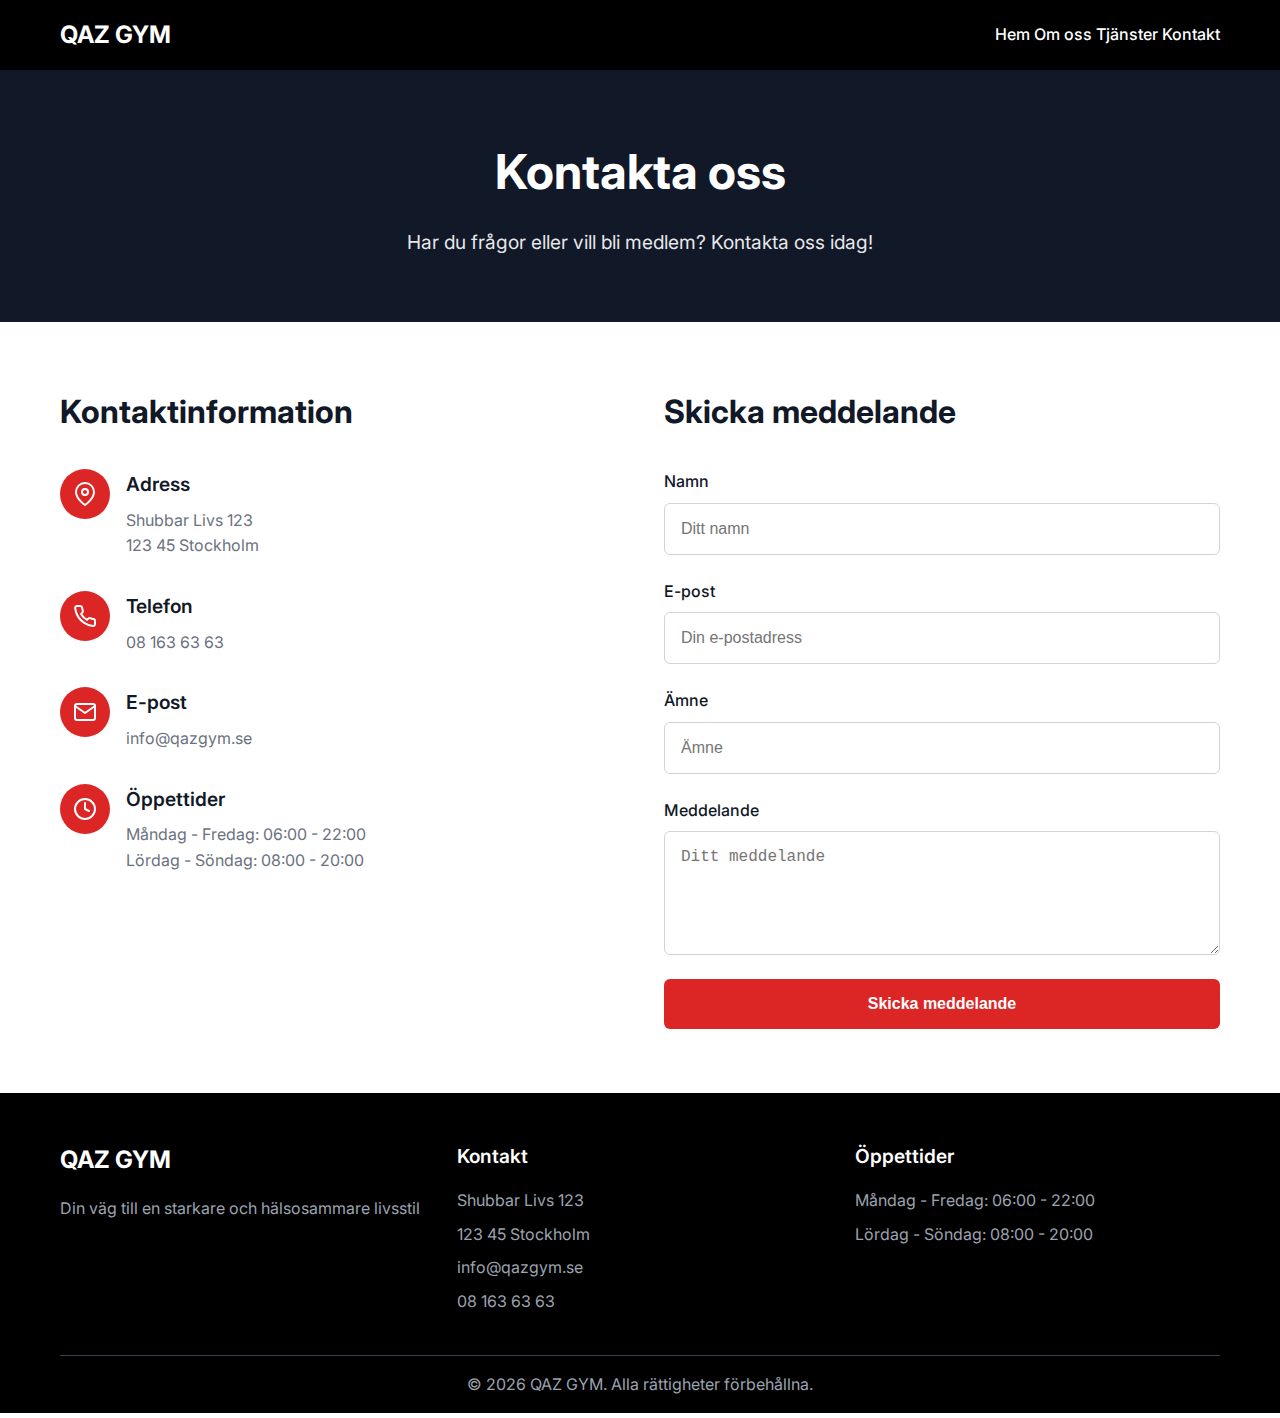
<file: kontakt.html>
<!DOCTYPE html>
<html lang="sv">
<head>
    <meta charset="UTF-8">
    <meta name="viewport" content="width=device-width, initial-scale=1.0">
    <title>Kontakt - QAZ GYM</title>
    <link rel="stylesheet" href="styles.css">
    <link href="https://fonts.googleapis.com/css2?family=Inter:wght@400;500;600;700&display=swap" rel="stylesheet">
</head>
<body>
    <div class="min-h-screen flex-column">
        <!-- Sidhuvud -->
        <header class="header">
            <div class="container header-container">
                <a href="index.html" class="logo">QAZ GYM</a>

                <!-- Mobilmenyknapp -->
                <div class="mobile-menu">
                    <button class="menu-button" aria-label="Öppna meny">
                        <svg xmlns="http://www.w3.org/2000/svg" width="24" height="24" viewBox="0 0 24 24" fill="none" stroke="currentColor" stroke-width="2" stroke-linecap="round" stroke-linejoin="round">
                            <line x1="3" y1="12" x2="21" y2="12"></line>
                            <line x1="3" y1="6" x2="21" y2="6"></line>
                            <line x1="3" y1="18" x2="21" y2="18"></line>
                        </svg>
                    </button>
                </div>

                <!-- Navigering för dator -->
                <nav class="desktop-nav">
                    <a href="index.html" class="nav-link">Hem</a>
                    <a href="om-oss.html" class="nav-link">Om oss</a>
                    <a href="tjanster.html" class="nav-link">Tjänster</a>
                    <a href="kontakt.html" class="nav-link">Kontakt</a>
                </nav>
            </div>
        </header>

        <!-- Resten av innehållet är oförändrat -->
        <!-- Sidhuvud för sidan -->
        <section class="page-header">
            <div class="container text-center">
                <h1 class="page-title">Kontakta oss</h1>
                <p class="page-subtitle">Har du frågor eller vill bli medlem? Kontakta oss idag!</p>
            </div>
        </section>

        <!-- Kontaktsektion -->
        <section class="contact-section">
            <div class="container">
                <div class="contact-content">
                    <div class="contact-info">
                        <h2 class="section-title-left">Kontaktinformation</h2>

                        <div class="contact-items">
                            <div class="contact-item">
                                <div class="contact-icon">
                                    <svg xmlns="http://www.w3.org/2000/svg" width="24" height="24" viewBox="0 0 24 24" fill="none" stroke="currentColor" stroke-width="2" stroke-linecap="round" stroke-linejoin="round">
                                        <path d="M21 10c0 7-9 13-9 13s-9-6-9-13a9 9 0 0 1 18 0z"></path>
                                        <circle cx="12" cy="10" r="3"></circle>
                                    </svg>
                                </div>
                                <div class="contact-details">
                                    <h3 class="contact-title">Adress</h3>
                                    <p class="contact-text">Shubbar Livs 123</p>
                                    <p class="contact-text">123 45 Stockholm</p>
                                </div>
                            </div>

                            <div class="contact-item">
                                <div class="contact-icon">
                                    <svg xmlns="http://www.w3.org/2000/svg" width="24" height="24" viewBox="0 0 24 24" fill="none" stroke="currentColor" stroke-width="2" stroke-linecap="round" stroke-linejoin="round">
                                        <path d="M22 16.92v3a2 2 0 0 1-2.18 2 19.79 19.79 0 0 1-8.63-3.07 19.5 19.5 0 0 1-6-6 19.79 19.79 0 0 1-3.07-8.67A2 2 0 0 1 4.11 2h3a2 2 0 0 1 2 1.72 12.84 12.84 0 0 0 .7 2.81 2 2 0 0 1-.45 2.11L8.09 9.91a16 16 0 0 0 6 6l1.27-1.27a2 2 0 0 1 2.11-.45 12.84 12.84 0 0 0 2.81.7A2 2 0 0 1 22 16.92z"></path>
                                    </svg>
                                </div>
                                <div class="contact-details">
                                    <h3 class="contact-title">Telefon</h3>
                                    <p class="contact-text">08 163 63 63</p>
                                </div>
                            </div>

                            <div class="contact-item">
                                <div class="contact-icon">
                                    <svg xmlns="http://www.w3.org/2000/svg" width="24" height="24" viewBox="0 0 24 24" fill="none" stroke="currentColor" stroke-width="2" stroke-linecap="round" stroke-linejoin="round">
                                        <path d="M4 4h16c1.1 0 2 .9 2 2v12c0 1.1-.9 2-2 2H4c-1.1 0-2-.9-2-2V6c0-1.1.9-2 2-2z"></path>
                                        <polyline points="22,6 12,13 2,6"></polyline>
                                    </svg>
                                </div>
                                <div class="contact-details">
                                    <h3 class="contact-title">E-post</h3>
                                    <p class="contact-text">info@qazgym.se</p>
                                </div>
                            </div>

                            <div class="contact-item">
                                <div class="contact-icon">
                                    <svg xmlns="http://www.w3.org/2000/svg" width="24" height="24" viewBox="0 0 24 24" fill="none" stroke="currentColor" stroke-width="2" stroke-linecap="round" stroke-linejoin="round">
                                        <circle cx="12" cy="12" r="10"></circle>
                                        <polyline points="12 6 12 12 16 14"></polyline>
                                    </svg>
                                </div>
                                <div class="contact-details">
                                    <h3 class="contact-title">Öppettider</h3>
                                    <p class="contact-text">Måndag - Fredag: 06:00 - 22:00</p>
                                    <p class="contact-text">Lördag - Söndag: 08:00 - 20:00</p>
                                </div>
                            </div>
                        </div>
                    </div>

                    <div class="contact-form-container">
                        <h2 class="section-title-left">Skicka meddelande</h2>

                        <form class="contact-form">
                            <div class="form-group">
                                <label for="name" class="form-label">Namn</label>
                                <input type="text" id="name" class="form-input" placeholder="Ditt namn">
                            </div>

                            <div class="form-group">
                                <label for="email" class="form-label">E-post</label>
                                <input type="email" id="email" class="form-input" placeholder="Din e-postadress">
                            </div>

                            <div class="form-group">
                                <label for="subject" class="form-label">Ämne</label>
                                <input type="text" id="subject" class="form-input" placeholder="Ämne">
                            </div>

                            <div class="form-group">
                                <label for="message" class="form-label">Meddelande</label>
                                <textarea id="message" rows="5" class="form-textarea" placeholder="Ditt meddelande"></textarea>
                            </div>

                            <button type="submit" class="form-button">Skicka meddelande</button>
                        </form>
                    </div>
                </div>
            </div>
        </section>

        <!-- Sidfot -->
        <footer class="footer">
            <div class="container">
                <div class="footer-content">
                    <div class="footer-section">
                        <h2 class="footer-title">QAZ GYM</h2>
                        <p class="footer-text">Din väg till en starkare och hälsosammare livsstil</p>
                    </div>

                    <div class="footer-section">
                        <h3 class="footer-subtitle">Kontakt</h3>
                        <p class="footer-text">Shubbar Livs 123</p>
                        <p class="footer-text">123 45 Stockholm</p>
                        <p class="footer-text">info@qazgym.se</p>
                        <p class="footer-text">08 163 63 63</p>
                    </div>

                    <div class="footer-section">
                        <h3 class="footer-subtitle">Öppettider</h3>
                        <p class="footer-text">Måndag - Fredag: 06:00 - 22:00</p>
                        <p class="footer-text">Lördag - Söndag: 08:00 - 20:00</p>
                    </div>
                </div>

                <div class="footer-bottom">
                    <p class="copyright">&copy; <script>document.write(new Date().getFullYear())</script> QAZ GYM. Alla rättigheter förbehållna.</p>
                </div>
            </div>
        </footer>
    </div>
</body>
</html>
</file>
<file: styles.css>
/* ===== GRUNDLÄGGANDE STILAR ===== */
/* Återställer standardmarginaler och padding för alla element */
* {
    margin: 0;
    padding: 0;
    box-sizing: border-box; /* Inkluderar padding och border i elementets totala bredd */
}

/* Grundläggande typografi och färg för hela sidan */
body {
    font-family: 'Inter', sans-serif; /* Använder Inter som typsnitt */
    line-height: 1.6; /* Radavstånd för bättre läsbarhet */
    color: #333; /* Mörkgrå textfärg */
}

/* Container för hela sidan, säkerställer minsta höjd för fullskärm */
.page-container {
    min-height: 100vh; /* Minst hela skärmens höjd */
    display: flex;
    flex-direction: column; /* Staplar innehållet vertikalt */
}

/* Centrerad container med maxbredd */
.container {
    max-width: 1200px; /* Maxbredd för innehållet */
    margin: 0 auto; /* Centrerar containern */
    padding: 0 20px; /* Sidopadding för att undvika att innehåll ligger mot kanten */
}

/* Responsiva bilder */
img {
    max-width: 100%; /* Bilder blir aldrig bredare än deras container */
    height: auto; /* Behåller bildens proportioner */
    display: block; /* Tar bort extra utrymme under bilder */
}

/* ===== HEADER OCH NAVIGATION ===== */
/* Huvudheader med svart bakgrund */
.header {
    background-color: #000;
    color: #fff;
    padding: 1rem 0;
    position: sticky; /* Header fastnar i toppen vid scrollning */
    top: 0;
    z-index: 1000; /* Säkerställer att headern ligger ovanpå annat innehåll */
}

/* Flexbox-layout för header-innehållet */
.header .container {
    display: flex;
    justify-content: space-between; /* Placerar logo och navigation på varsin sida */
    align-items: center; /* Centrerar vertikalt */
}

/* Logotyp-styling */
.logo {
    font-size: 1.5rem;
    font-weight: 700;
    color: #fff;
    text-decoration: none;
}

/* ===== CSS-ONLY MOBILMENY ===== */
/* Döljer checkbox som används för att styra mobilmenyn */
.menu-toggle {
    display: none;
}

/* Hamburger-menyknapp (visas endast på mobil) */
.menu-button {
    display: none; /* Döljs som standard, visas på mobil via media query */
    flex-direction: column;
    cursor: pointer;
    padding: 5px;
}

/* De tre strecken i hamburger-ikonen */
.hamburger {
    width: 25px;
    height: 3px;
    background-color: #fff;
    margin: 3px 0;
    transition: 0.3s; /* Animerar förändringen när menyn öppnas/stängs */
    display: block;
}

/* ===== HUVUDNAVIGATION ===== */
/* Navigationslänkar i en rad */
.nav {
    display: flex;
    gap: 2rem; /* Mellanrum mellan länkar */
}

/* Styling för navigationslänkar */
.nav-link {
    color: #fff;
    text-decoration: none;
    font-weight: 500;
    padding: 0.5rem 0;
    position: relative; /* För understrykningseffekten */
    transition: color 0.3s ease;
}

/* Hover-effekt för länkar */
.nav-link:hover {
    color: #dc2626; /* Röd färg vid hover */
}

/* Aktiv länk (nuvarande sida) */
.nav-link.active {
    color: #dc2626;
}

/* Understrykningseffekt för länkar */
.nav-link::after {
    content: '';
    position: absolute;
    bottom: 0;
    left: 0;
    width: 0; /* Börjar med 0 bredd */
    height: 2px;
    background-color: #dc2626;
    transition: width 0.3s ease; /* Animerar bredden */
}

/* Visar understrykning vid hover och för aktiv länk */
.nav-link:hover::after,
.nav-link.active::after {
    width: 100%; /* Full bredd vid hover/aktiv */
}

/* ===== MOBILANPASSAD NAVIGATION ===== */
@media (max-width: 768px) {
    /* Visar hamburger-knappen på mobil */
    .menu-button {
        display: flex;
    }

    /* Fullskärms-navigation för mobil */
    .nav {
        position: fixed;
        top: 0;
        left: -100%; /* Börjar utanför skärmen */
        width: 100%;
        height: 100vh;
        background-color: #000;
        flex-direction: column; /* Staplar länkar vertikalt */
        justify-content: center;
        align-items: center;
        gap: 2rem;
        transition: left 0.3s ease; /* Animerar in/ut */
        z-index: 999;
    }

    /* Visar menyn när checkboxen är markerad */
    .menu-toggle:checked ~ .nav {
        left: 0; /* Flyttar in menyn på skärmen */
    }

    /* Animerar första strecket i hamburger-ikonen till ett kryss */
    .menu-toggle:checked ~ .menu-button .hamburger:nth-child(1) {
        transform: rotate(-45deg) translate(-5px, 6px);
    }

    /* Döljer mellersta strecket */
    .menu-toggle:checked ~ .menu-button .hamburger:nth-child(2) {
        opacity: 0;
    }

    /* Animerar sista strecket i hamburger-ikonen till ett kryss */
    .menu-toggle:checked ~ .menu-button .hamburger:nth-child(3) {
        transform: rotate(45deg) translate(-5px, -6px);
    }

    /* Större länkar på mobil för bättre touch-yta */
    .nav-link {
        font-size: 1.5rem;
        padding: 1rem;
    }
}

/* ===== HERO-SEKTION ===== */
/* Mörk bakgrund för hero-sektionen */
.hero {
    background-color: #111827;
    color: #fff;
    padding: 4rem 0;
}

/* Grid-layout för hero-innehållet */
.hero .container {
    display: grid;
    grid-template-columns: 1fr; /* En kolumn på mobil */
    gap: 2rem;
    align-items: center;
}

/* Centrerad text i hero-sektionen */
.hero-content {
    text-align: center;
}

/* Stor rubrik i hero-sektionen */
.hero-title {
    font-size: 2.5rem;
    font-weight: 700;
    margin-bottom: 1rem;
    line-height: 1.2; /* Tätare radavstånd för rubriker */
}

/* Beskrivande text i hero-sektionen */
.hero-text {
    font-size: 1.2rem;
    margin-bottom: 2rem;
    opacity: 0.9; /* Lite transparent för kontrast mot rubriken */
}

/* Container för hero-bilden */
.hero-image {
    border-radius: 8px;
    overflow: hidden;
}

/* Hero-bild med fast höjd */
.hero-image img {
    width: 100%;
    height: 300px;
    object-fit: cover; /* Behåller proportioner och fyller utrymmet */
}

/* Call-to-action knapp */
.cta-button {
    display: inline-block;
    background-color: #dc2626; /* Röd färg */
    color: #fff;
    padding: 1rem 2rem;
    border-radius: 6px;
    font-weight: 600;
    text-decoration: none;
    transition: background-color 0.3s ease;
}

/* Mörkare röd vid hover */
.cta-button:hover {
    background-color: #b91c1c;
}

/* ===== FEATURES-SEKTION ===== */
/* Vit bakgrund och padding för features-sektionen */
.features {
    padding: 4rem 0;
    background-color: #fff;
}

/* Stor centrerad sektionsrubrik */
.section-title {
    font-size: 2.5rem;
    font-weight: 700;
    text-align: center;
    margin-bottom: 3rem;
    color: #111827;
}

/* Vänsterjusterad sektionsrubrik för vissa sektioner */
.section-title-left {
    font-size: 2rem;
    font-weight: 700;
    margin-bottom: 2rem;
    color: #111827;
}

/* Responsivt rutnät för features */
.features-grid {
    display: grid;
    grid-template-columns: repeat(auto-fit, minmax(300px, 1fr)); /* Automatiskt antal kolumner baserat på bredd */
    gap: 2rem;
}

/* Kort för varje feature */
.feature-card {
    background-color: #f9fafb; /* Ljusgrå bakgrund */
    padding: 2rem;
    border-radius: 8px;
    text-align: center;
    transition: transform 0.3s ease; /* Animerar hover-effekt */
}

/* Lyft-effekt vid hover */
.feature-card:hover {
    transform: translateY(-5px);
}

/* Stor ikon för varje feature */
.feature-icon {
    font-size: 3rem;
    margin-bottom: 1rem;
}

/* Rubrik för varje feature */
.feature-title {
    font-size: 1.5rem;
    font-weight: 600;
    margin-bottom: 1rem;
    color: #111827;
}

/* Beskrivande text för varje feature */
.feature-text {
    color: #6b7280; /* Ljusare grå för brödtext */
    line-height: 1.6;
}

/* ===== CLASSES-SEKTION ===== */
/* Ljusgrå bakgrund för classes-sektionen */
.classes {
    padding: 4rem 0;
    background-color: #f9fafb;
}

/* Responsivt rutnät för träningspass */
.classes-grid {
    display: grid;
    grid-template-columns: repeat(auto-fit, minmax(250px, 1fr));
    gap: 2rem;
}

/* Kort för varje träningspass */
.class-card {
    background-color: #fff;
    padding: 2rem;
    border-radius: 8px;
    box-shadow: 0 1px 3px rgba(0, 0, 0, 0.1); /* Subtil skugga */
    transition: transform 0.3s ease;
}

/* Lyft-effekt vid hover */
.class-card:hover {
    transform: translateY(-5px);
}

/* Rubrik för varje träningspass */
.class-title {
    font-size: 1.5rem;
    font-weight: 600;
    margin-bottom: 1rem;
    color: #111827;
}

/* Beskrivande text för varje träningspass */
.class-text {
    color: #6b7280;
    margin-bottom: 1.5rem;
    line-height: 1.6;
}

/* Länk för att läsa mer */
.class-link {
    color: #dc2626;
    font-weight: 600;
    text-decoration: none;
    transition: color 0.3s ease;
}

/* Understrykning vid hover */
.class-link:hover {
    color: #b91c1c;
    text-decoration: underline;
}

/* ===== SIDHUVUD FÖR UNDERSIDOR ===== */
/* Mörk bakgrund för sidhuvud */
.page-header {
    background-color: #111827;
    color: #fff;
    padding: 4rem 0;
    text-align: center;
}

/* Stor sidtitel */
.page-title {
    font-size: 3rem;
    font-weight: 700;
    margin-bottom: 1rem;
}

/* Beskrivande underrubrik */
.page-subtitle {
    font-size: 1.2rem;
    opacity: 0.9;
}

/* ===== OM OSS-SEKTION ===== */
/* Padding för om oss-sektionen */
.about-section {
    padding: 4rem 0;
}

/* Grid-layout för om oss-innehållet */
.about-content {
    display: grid;
    grid-template-columns: 1fr; /* En kolumn på mobil */
    gap: 3rem;
    align-items: center;
}

/* Brödtext i om oss-sektionen */
.about-paragraph {
    color: #6b7280;
    margin-bottom: 1.5rem;
    line-height: 1.7; /* Större radavstånd för längre texter */
}

/* Container för om oss-bilden */
.about-image {
    border-radius: 8px;
    overflow: hidden;
}

/* Om oss-bild med fast höjd */
.about-image img {
    width: 100%;
    height: 400px;
    object-fit: cover;
}

/* ===== TEAM-SEKTION ===== */
/* Ljusgrå bakgrund för team-sektionen */
.team-section {
    padding: 4rem 0;
    background-color: #f9fafb;
}

/* Responsivt rutnät för teammedlemmar */
.team-grid {
    display: grid;
    grid-template-columns: repeat(auto-fit, minmax(300px, 1fr));
    gap: 2rem;
}

/* Kort för varje teammedlem */
.team-card {
    background-color: #fff;
    padding: 2rem;
    border-radius: 8px;
    box-shadow: 0 1px 3px rgba(0, 0, 0, 0.1);
    text-align: center;
    transition: transform 0.3s ease;
}

/* Lyft-effekt vid hover */
.team-card:hover {
    transform: translateY(-5px);
}

/* Container för teammedlemmens bild */
.team-image {
    margin-bottom: 1.5rem;
}

/* Rund bild för teammedlemmar */
.team-image img {
    width: 150px;
    height: 150px;
    border-radius: 50%; /* Cirkulär bild */
    object-fit: cover;
    margin: 0 auto;
}

/* Namn på teammedlem */
.team-name {
    font-size: 1.5rem;
    font-weight: 600;
    margin-bottom: 0.5rem;
    color: #111827;
}

/* Roll/titel för teammedlem */
.team-role {
    color: #dc2626; /* Röd färg för att framhäva */
    font-weight: 500;
    margin-bottom: 1rem;
}

/* Beskrivning av teammedlem */
.team-bio {
    color: #6b7280;
    line-height: 1.6;
}

/* ===== TJÄNSTER-SEKTION ===== */
/* Padding för tjänster-sektionen */
.services-section {
    padding: 4rem 0;
}

/* Responsivt rutnät för tjänster */
.services-grid {
    display: grid;
    grid-template-columns: repeat(auto-fit, minmax(300px, 1fr));
    gap: 2rem;
}

/* Kort för varje tjänst */
.service-card {
    background-color: #fff;
    border-radius: 8px;
    box-shadow: 0 1px 3px rgba(0, 0, 0, 0.1);
    overflow: hidden; /* Döljer bild som sticker utanför */
    transition: transform 0.3s ease;
}

/* Lyft-effekt vid hover */
.service-card:hover {
    transform: translateY(-5px);
}

/* Bild för varje tjänst */
.service-image img {
    width: 100%;
    height: 200px;
    object-fit: cover;
}

/* Innehåll för varje tjänst */
.service-content {
    padding: 2rem;
}

/* Rubrik för varje tjänst */
.service-title {
    font-size: 1.5rem;
    font-weight: 600;
    margin-bottom: 1rem;
    color: #111827;
}

/* Beskrivande text för varje tjänst */
.service-text {
    color: #6b7280;
    margin-bottom: 1rem;
    line-height: 1.6;
}

/* Schema/tider för varje tjänst */
.service-schedule {
    color: #6b7280;
    font-size: 0.9rem;
}

/* ===== MEDLEMSKAP-SEKTION ===== */
/* Ljusgrå bakgrund för medlemskap-sektionen */
.membership-section {
    padding: 4rem 0;
    background-color: #f9fafb;
}

/* Responsivt rutnät för medlemskap */
.membership-grid {
    display: grid;
    grid-template-columns: repeat(auto-fit, minmax(300px, 1fr));
    gap: 2rem;
}

/* Kort för varje medlemskap */
.membership-card {
    background-color: #fff;
    padding: 2rem;
    border-radius: 8px;
    box-shadow: 0 1px 3px rgba(0, 0, 0, 0.1);
    text-align: center;
    position: relative; /* För populär-taggen */
    transition: transform 0.3s ease;
}

/* Lyft-effekt vid hover */
.membership-card:hover {
    transform: translateY(-5px);
}

/* Framhävt kort för populäraste medlemskapet */
.membership-card.popular {
    border: 2px solid #dc2626;
    transform: scale(1.05); /* Lite större */
}

/* Tagg för populäraste medlemskapet */
.popular-tag {
    background-color: #dc2626;
    color: #fff;
    padding: 0.5rem 1rem;
    border-radius: 20px;
    font-size: 0.8rem;
    font-weight: 600;
    position: absolute;
    top: -10px;
    left: 50%;
    transform: translateX(-50%); /* Centrerar taggen */
}

/* Rubrik för varje medlemskap */
.membership-title {
    font-size: 1.5rem;
    font-weight: 600;
    margin-bottom: 1rem;
    color: #111827;
}

/* Pris för varje medlemskap */
.membership-price {
    font-size: 2rem;
    font-weight: 700;
    color: #dc2626;
    margin-bottom: 1.5rem;
}

/* Lista med funktioner för varje medlemskap */
.membership-features {
    list-style: none;
    margin-bottom: 2rem;
    text-align: left;
}

/* Varje punkt i funktionslistan */
.membership-features li {
    padding: 0.5rem 0;
    color: #6b7280;
    position: relative;
    padding-left: 1.5rem; /* Utrymme för checkmark */
}

/* Checkmark före varje punkt */
.membership-features li::before {
    content: "✓";
    position: absolute;
    left: 0;
    color: #dc2626;
    font-weight: bold;
}

/* Knapp för att bli medlem */
.membership-button {
    display: inline-block;
    background-color: #dc2626;
    color: #fff;
    padding: 1rem 2rem;
    border-radius: 6px;
    font-weight: 600;
    text-decoration: none;
    transition: background-color 0.3s ease;
}

/* Mörkare röd vid hover */
.membership-button:hover {
    background-color: #b91c1c;
}

/* ===== KONTAKT-SEKTION ===== */
/* Padding för kontakt-sektionen */
.contact-section {
    padding: 4rem 0;
}

/* Grid-layout för kontaktinnehållet */
.contact-content {
    display: grid;
    grid-template-columns: 1fr; /* En kolumn på mobil */
    gap: 3rem;
}

/* Grid för kontaktinformation */
.contact-items {
    display: grid;
    gap: 2rem;
}

/* Rad för varje kontaktuppgift */
.contact-item {
    display: flex;
    align-items: flex-start;
    gap: 1rem;
}

/* Ikon för varje kontaktuppgift */
.contact-icon {
    font-size: 1.5rem;
    background-color: #dc2626;
    color: #fff;
    width: 50px;
    height: 50px;
    border-radius: 50%;
    display: flex;
    align-items: center;
    justify-content: center;
    flex-shrink: 0; /* Förhindrar att ikonen krymper */
}

/* Rubrik för varje kontaktuppgift */
.contact-title {
    font-size: 1.2rem;
    font-weight: 600;
    margin-bottom: 0.5rem;
    color: #111827;
}

/* Text för varje kontaktuppgift */
.contact-text {
    color: #6b7280;
}

/* ===== KONTAKTFORMULÄR ===== */
/* Grid-layout för formuläret */
.contact-form {
    display: grid;
    gap: 1.5rem;
}

/* Varje rad i formuläret */
.form-group {
    display: flex;
    flex-direction: column;
}

/* Etikett för varje fält */
.form-label {
    font-weight: 500;
    margin-bottom: 0.5rem;
    color: #111827;
}

/* Textfält och textområde */
.form-input,
.form-textarea {
    padding: 1rem;
    border: 1px solid #d1d5db;
    border-radius: 6px;
    font-size: 1rem;
    transition: border-color 0.3s ease;
}

/* Fokus-effekt för fält */
.form-input:focus,
.form-textarea:focus {
    outline: none;
    border-color: #dc2626;
}

/* Skicka-knapp */
.form-button {
    background-color: #dc2626;
    color: #fff;
    padding: 1rem 2rem;
    border: none;
    border-radius: 6px;
    font-weight: 600;
    font-size: 1rem;
    cursor: pointer;
    transition: background-color 0.3s ease;
}

/* Mörkare röd vid hover */
.form-button:hover {
    background-color: #b91c1c;
}

/* ===== KART-SEKTION ===== */
/* Ljusgrå bakgrund för kart-sektionen */
.map-section {
    padding: 4rem 0;
    background-color: #f9fafb;
}

/* Container för kartan */
.map-container {
    margin-top: 2rem;
}

/* Platshållare för karta */
.map-placeholder {
    background-color: #e5e7eb;
    height: 300px;
    border-radius: 8px;
    display: flex;
    flex-direction: column;
    align-items: center;
    justify-content: center;
    gap: 1rem;
}

/* Text i kartplatshållaren */
.map-text {
    color: #6b7280;
    font-size: 1.1rem;
    text-align: center;
}

/* ===== FOOTER ===== */
/* Svart bakgrund för footer */
.footer {
    background-color: #000;
    color: #fff;
    padding: 3rem 0 1rem;
    margin-top: auto; /* Trycker footern till botten */
}

/* Grid-layout för footer-innehållet */
.footer-content {
    display: grid;
    grid-template-columns: repeat(auto-fit, minmax(250px, 1fr));
    gap: 2rem;
    margin-bottom: 2rem;
}

/* Rubrik för varje footer-sektion */
.footer-title {
    font-size: 1.5rem;
    font-weight: 700;
    margin-bottom: 1rem;
}

/* Underrubrik för varje footer-sektion */
.footer-subtitle {
    font-size: 1.2rem;
    font-weight: 600;
    margin-bottom: 1rem;
}

/* Text i footer */
.footer-text {
    color: #9ca3af; /* Ljusare grå för bättre kontrast mot svart */
    margin-bottom: 0.5rem;
}

/* Nedre delen av footer med copyright */
.footer-bottom {
    border-top: 1px solid #374151;
    padding-top: 1rem;
    text-align: center;
}

/* Copyright-text */
.copyright {
    color: #9ca3af;
}

/* ===== RESPONSIV DESIGN FÖR DESKTOP ===== */
@media (min-width: 769px) {
    /* Två kolumner för hero på desktop */
    .hero .container {
        grid-template-columns: 1fr 1fr;
    }

    /* Vänsterjusterad text på desktop */
    .hero-content {
        text-align: left;
    }

    /* Större hero-bild på desktop */
    .hero-image img {
        height: 400px;
    }

    /* Två kolumner för om oss-innehåll på desktop */
    .about-content {
        grid-template-columns: 1fr 1fr;
    }

    /* Två kolumner för kontaktinnehåll på desktop */
    .contact-content {
        grid-template-columns: 1fr 1fr;
    }
}

/* ===== RESPONSIV DESIGN FÖR STÖRRE SKÄRMAR ===== */
@media (min-width: 1024px) {
    /* Större rubrik på större skärmar */
    .hero-title {
        font-size: 3.5rem;
    }

    /* Tre kolumner för features på större skärmar */
    .features-grid {
        grid-template-columns: repeat(3, 1fr);
    }

    /* Fyra kolumner för träningspass på större skärmar */
    .classes-grid {
        grid-template-columns: repeat(4, 1fr);
    }

    /* Tre kolumner för team på större skärmar */
    .team-grid {
        grid-template-columns: repeat(3, 1fr);
    }
}
</file>
